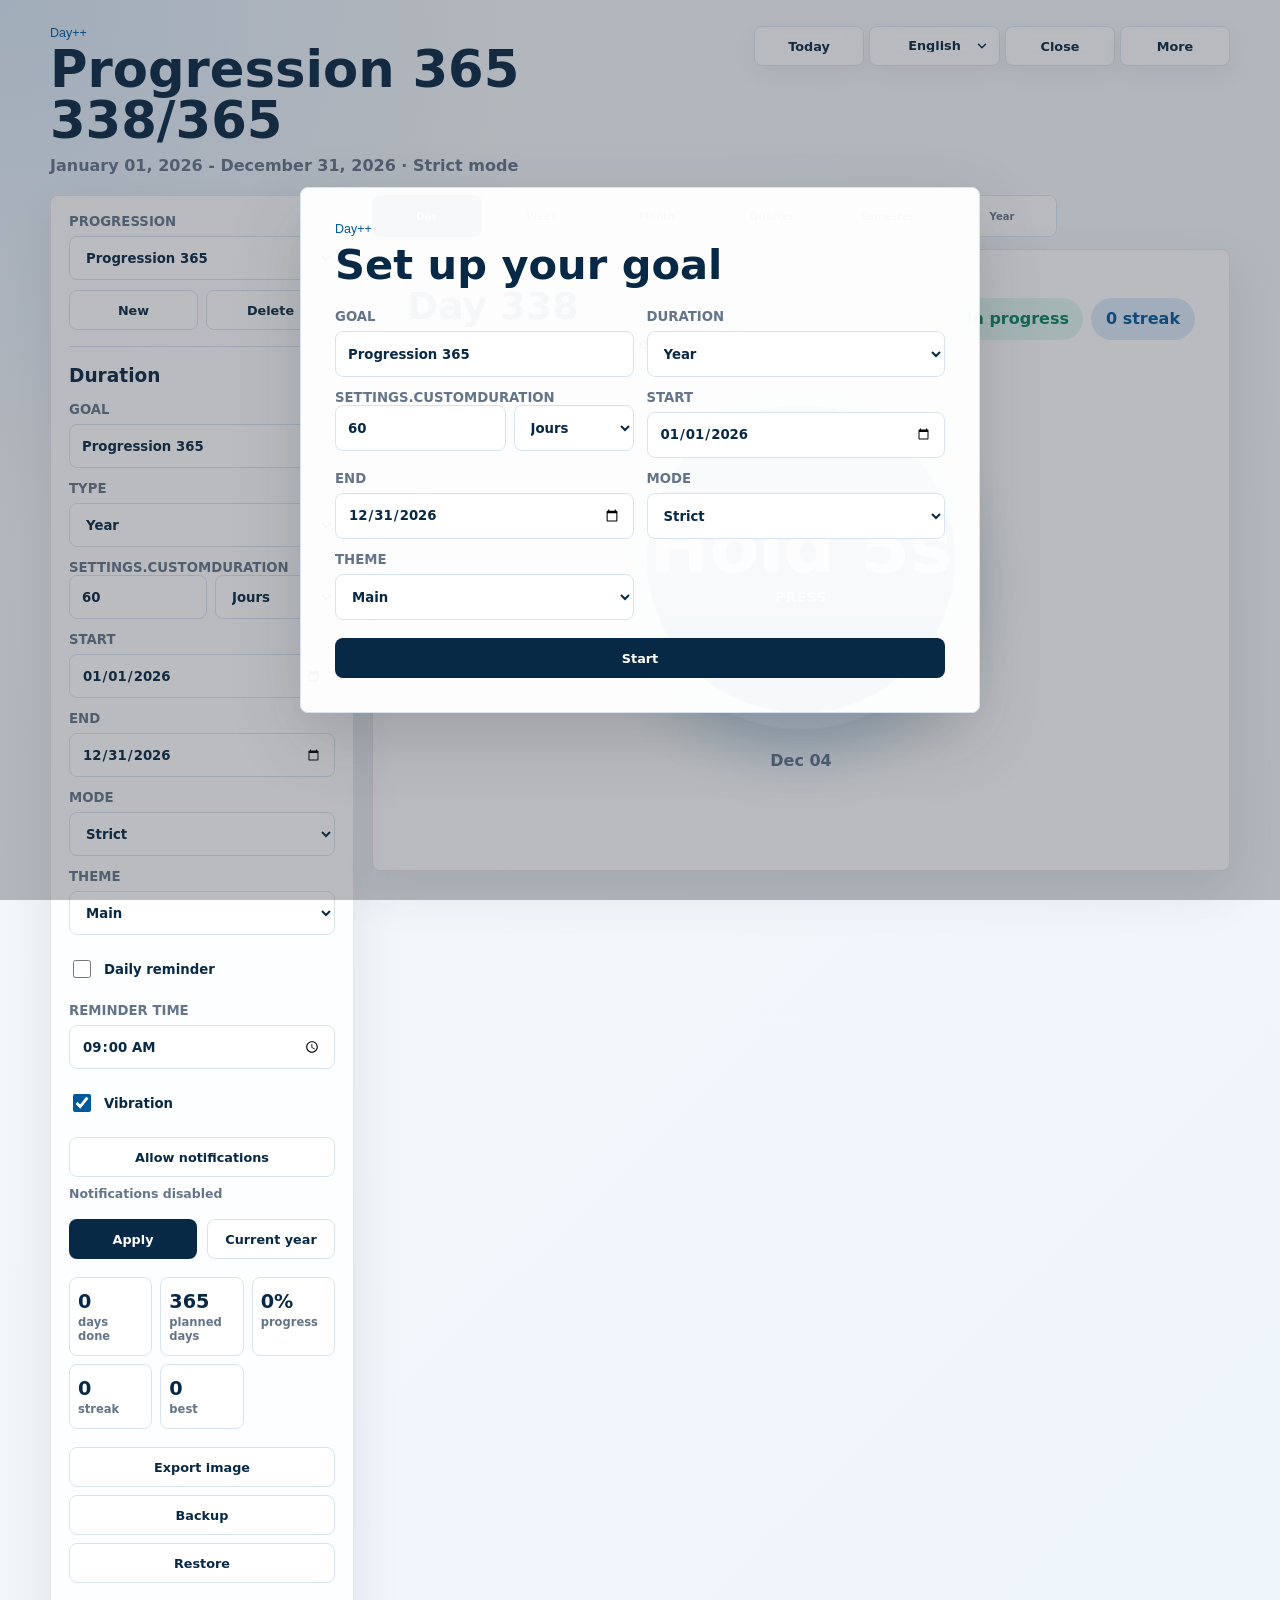
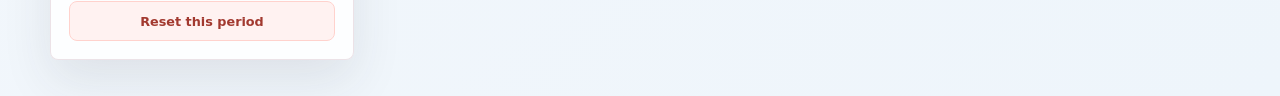
<file: index.html>
<!doctype html>
<html lang="fr">
  <head>
    <meta charset="utf-8" />
    <meta name="viewport" content="width=device-width, initial-scale=1" />
    <meta name="theme-color" content="#004482" />
    <meta
      id="metaDescription"
      name="description"
      content="Day++ transforme un objectif long en progression quotidienne, hebdomadaire et annuelle."
    />
    <meta name="mobile-web-app-capable" content="yes" />
    <meta name="apple-mobile-web-app-capable" content="yes" />
    <meta name="apple-mobile-web-app-title" content="Day++" />
    <meta name="apple-mobile-web-app-status-bar-style" content="default" />
    <title>Day++</title>
    <script async src="https://www.googletagmanager.com/gtag/js?id=G-19ZNNEVK2R"></script>
    <script>
      window.dataLayer = window.dataLayer || [];
      function gtag() {
        dataLayer.push(arguments);
      }
      gtag("js", new Date());
      gtag("config", "G-19ZNNEVK2R");
    </script>
    <link rel="manifest" href="manifest.webmanifest" />
    <link rel="icon" type="image/png" sizes="192x192" href="icons/day-plus-plus-192.png" />
    <link rel="apple-touch-icon" href="icons/day-plus-plus-192.png" />
    <link rel="stylesheet" href="styles.css" />
    <style>
      .custom-duration-row {
        display: grid;
        grid-template-columns: 1fr 120px;
        gap: 8px;
      }

      .settings-form .custom-duration-row input,
      .settings-form .custom-duration-row select {
        width: 100%;
      }

      #customDurationRow,
      #onboardingCustomDurationRow {
        display: block;
      }
    </style>
  </head>
  <body>
    <canvas id="confettiCanvas" aria-hidden="true"></canvas>

    <div class="app-shell">
      <header class="topbar">
        <div class="title-block">
          <p class="eyebrow">Day++</p>
          <h1 id="periodTitle">Progression 365</h1>
          <p id="periodSubtitle" class="subtitle"></p>
        </div>
        <div class="top-actions">
          <button id="todayBtn" class="soft-button" type="button">
            <span data-i18n="action.today">Aujourd'hui</span>
          </button>
          <select id="languageSelect" class="language-select" aria-label="Langue">
            <option value="fr">Français</option>
            <option value="en">English</option>
          </select>
          <button
            id="settingsToggle"
            class="soft-button"
            type="button"
            aria-expanded="false"
            aria-controls="settingsPanel"
          >
            <span data-i18n="action.settings">Réglages</span>
          </button>
          <div class="more-actions">
            <button
              id="moreActionsBtn"
              class="soft-button menu-trigger"
              type="button"
              aria-expanded="false"
              aria-haspopup="menu"
              aria-controls="actionsMenu"
            >
              <span data-i18n="action.more">Plus</span>
            </button>
            <div id="actionsMenu" class="actions-menu" role="menu" hidden>
              <span id="offlineBadge" class="status-badge" hidden data-i18n="status.offline">Hors ligne</span>
              <button id="updateBtn" class="soft-button update-button" type="button" role="menuitem" hidden>
                <span data-i18n="action.update">Mettre à jour</span>
              </button>
              <button id="installBtn" class="soft-button install-button" type="button" role="menuitem" hidden>
                <span data-i18n="action.install">Installer</span>
              </button>
              <a id="guideLink" class="soft-button guide-button" href="guide.html" role="menuitem" data-i18n="action.guide">Guide</a>
              <button id="exportImageBtn" class="soft-button" type="button" role="menuitem">
                <span data-i18n="action.export">Exporter</span>
              </button>
            </div>
          </div>
        </div>
      </header>

      <main class="layout">
        <aside
          id="settingsPanel"
          class="settings-panel"
          aria-label="Réglages de la progression"
          data-i18n-aria-label="aria.settings"
        >
          <div class="progression-switcher">
            <label>
              <span data-i18n="settings.progression">Progression</span>
              <select id="progressSelect"></select>
            </label>
            <div class="progression-actions">
              <button id="newProgressBtn" class="ghost-button" type="button">
                <span data-i18n="action.new">Nouvelle</span>
              </button>
              <button id="deleteProgressBtn" class="ghost-button" type="button">
                <span data-i18n="action.delete">Supprimer</span>
              </button>
            </div>
          </div>
          <h2 data-i18n="settings.durationTitle">Durée</h2>
          <form id="settingsForm" class="settings-form">
            <label>
              <span data-i18n="settings.goal">Objectif</span>
              <input id="goalTitle" name="goalTitle" type="text" maxlength="42" />
            </label>
            <label>
              <span data-i18n="settings.type">Type</span>
              <select id="durationType" name="durationType">
                <option value="year" data-i18n="duration.year">Année</option>
                <option value="semester" data-i18n="duration.semester">Semestre</option>
                <option value="quarter" data-i18n="duration.quarter">Trimestre</option>
                <option value="month" data-i18n="duration.month">Mois</option>
                <option value="week" data-i18n="duration.week">Semaine</option>
                <option value="custom" data-i18n="duration.custom">Personnalisé</option>
              </select>
            </label>
            <label id="customDurationRow" hidden>
              <span data-i18n="settings.customDuration">Durée personnalisée</span>
              <div class="custom-duration-row">
                <input
                  id="customDurationValue"
                  name="customDurationValue"
                  type="number"
                  min="1"
                  max="366"
                  step="1"
                  value="60"
                />
                <select id="customDurationUnit" name="customDurationUnit">
                  <option value="days">Jours</option>
                  <option value="months">Mois</option>
                </select>
              </div>
            </label>
            <label>
              <span data-i18n="settings.start">Début</span>
              <input id="startDate" name="startDate" type="date" />
            </label>
            <label>
              <span data-i18n="settings.end">Fin</span>
              <input id="endDate" name="endDate" type="date" />
            </label>
            <label>
              <span data-i18n="settings.mode">Mode</span>
              <select id="progressMode" name="progressMode">
                <option value="strict" data-i18n="mode.strict">Strict</option>
                <option value="flexible" data-i18n="mode.flexible">Souple</option>
              </select>
            </label>
            <label>
              <span data-i18n="settings.theme">Thème</span>
              <select id="themeSelect" name="themeSelect">
                <option value="primary" data-i18n="theme.primary">Principal</option>
                <option value="pink" data-i18n="theme.pink">Rose</option>
                <option value="green" data-i18n="theme.green">Vert</option>
                <option value="blue" data-i18n="theme.blue">Bleu</option>
                <option value="dark" data-i18n="theme.dark">Noir</option>
                <option value="sunset" data-i18n="theme.sunset">Sunset</option>
              </select>
            </label>
            <label class="toggle-label">
              <input id="notificationToggle" name="notificationToggle" type="checkbox" />
              <span data-i18n="settings.dailyReminder">Rappel quotidien</span>
            </label>
            <label>
              <span data-i18n="settings.reminderTime">Heure du rappel</span>
              <input id="notificationTime" name="notificationTime" type="time" value="09:00" />
            </label>
            <label class="toggle-label">
              <input id="vibrationToggle" name="vibrationToggle" type="checkbox" />
              <span data-i18n="settings.vibration">Vibration</span>
            </label>
            <button id="notificationPermissionBtn" class="ghost-button" type="button">
              <span data-i18n="action.allowNotifications">Autoriser les notifications</span>
            </button>
            <p id="notificationStatus" class="settings-note" data-i18n="notification.disabled">
              Notifications désactivées
            </p>
            <div class="form-actions">
              <button class="primary-button" type="submit">
                <span data-i18n="action.apply">Appliquer</span>
              </button>
              <button id="currentYearBtn" class="ghost-button" type="button">
                <span data-i18n="action.currentYear">Année actuelle</span>
              </button>
            </div>
          </form>

          <div class="metric-list" aria-label="Résumé" data-i18n-aria-label="aria.summary">
            <div class="metric">
              <span class="metric-value" id="metricDone">0</span>
              <span class="metric-label" data-i18n="metric.done">jours faits</span>
            </div>
            <div class="metric">
              <span class="metric-value" id="metricTotal">365</span>
              <span class="metric-label" data-i18n="metric.total">jours prévus</span>
            </div>
            <div class="metric">
              <span class="metric-value" id="metricPercent">0%</span>
              <span class="metric-label" data-i18n="metric.progress">avancée</span>
            </div>
            <div class="metric">
              <span class="metric-value" id="metricStreak">0</span>
              <span class="metric-label" data-i18n="metric.streak">streak</span>
            </div>
            <div class="metric">
              <span class="metric-value" id="metricBestStreak">0</span>
              <span class="metric-label" data-i18n="metric.record">record</span>
            </div>
          </div>

          <div class="tool-stack" aria-label="Outils" data-i18n-aria-label="aria.tools">
            <button id="settingsExportImageBtn" class="ghost-button" type="button">
              <span data-i18n="action.exportImage">Exporter l'image</span>
            </button>
            <button id="backupBtn" class="ghost-button" type="button">
              <span data-i18n="action.backup">Sauvegarder</span>
            </button>
            <button id="restoreBtn" class="ghost-button" type="button">
              <span data-i18n="action.restore">Restaurer</span>
            </button>
            <input id="restoreInput" type="file" accept="application/json" hidden />
          </div>

          <button id="resetProgressBtn" class="danger-button" type="button">
            <span data-i18n="action.reset">Réinitialiser cette durée</span>
          </button>
        </aside>

        <section class="workspace">
          <nav id="viewTabs" class="view-tabs" aria-label="Vues de progression" data-i18n-aria-label="aria.views">
            <button type="button" data-view="day" data-i18n="view.day">Jour</button>
            <button type="button" data-view="week" data-i18n="view.week">Semaine</button>
            <button type="button" data-view="month" data-i18n="view.month">Mois</button>
            <button type="button" data-view="quarter" data-i18n="view.quarter">Trimestre</button>
            <button type="button" data-view="semester" data-i18n="view.semester">Semestre</button>
            <button type="button" data-view="year" data-i18n="view.year">Année</button>
          </nav>

          <section id="viewHost" class="view-host" aria-live="polite"></section>
        </section>
      </main>
    </div>

    <div id="onboardingModal" class="onboarding-modal" role="dialog" aria-modal="true" aria-labelledby="onboardingTitle">
      <form id="onboardingForm" class="onboarding-card">
        <p class="eyebrow">Day++</p>
        <h2 id="onboardingTitle" data-i18n="onboarding.title">Configurer l'objectif</h2>
        <div class="onboarding-grid">
          <label>
            <span data-i18n="settings.goal">Objectif</span>
            <input id="onboardingGoalTitle" type="text" maxlength="42" value="Progression 365" />
          </label>
          <label>
            <span data-i18n="settings.durationTitle">Durée</span>
            <select id="onboardingDuration">
              <option value="year" data-i18n="duration.year">Année</option>
              <option value="semester" data-i18n="duration.semester">Semestre</option>
              <option value="quarter" data-i18n="duration.quarter">Trimestre</option>
              <option value="month" data-i18n="duration.month">Mois</option>
              <option value="week" data-i18n="duration.week">Semaine</option>
              <option value="custom" data-i18n="duration.custom">Personnalisé</option>
            </select>
          </label>
          <label id="onboardingCustomDurationRow" hidden>
            <span data-i18n="settings.customDuration">Durée personnalisée</span>
            <div class="custom-duration-row">
              <input id="onboardingCustomDurationValue" type="number" min="1" max="366" step="1" value="60" />
              <select id="onboardingCustomDurationUnit">
                <option value="days">Jours</option>
                <option value="months">Mois</option>
              </select>
            </div>
          </label>
          <label>
            <span data-i18n="settings.start">Début</span>
            <input id="onboardingStart" type="date" />
          </label>
          <label>
            <span data-i18n="settings.end">Fin</span>
            <input id="onboardingEnd" type="date" />
          </label>
          <label>
            <span data-i18n="settings.mode">Mode</span>
            <select id="onboardingMode">
              <option value="strict" data-i18n="mode.strict">Strict</option>
              <option value="flexible" data-i18n="mode.flexible">Souple</option>
            </select>
          </label>
          <label>
            <span data-i18n="settings.theme">Thème</span>
            <select id="onboardingTheme">
              <option value="primary" data-i18n="theme.primary">Principal</option>
              <option value="pink" data-i18n="theme.pink">Rose</option>
              <option value="green" data-i18n="theme.green">Vert</option>
              <option value="blue" data-i18n="theme.blue">Bleu</option>
              <option value="dark" data-i18n="theme.dark">Noir</option>
              <option value="sunset" data-i18n="theme.sunset">Sunset</option>
            </select>
          </label>
        </div>
        <button class="primary-button" type="submit">
          <span data-i18n="action.start">Démarrer</span>
        </button>
      </form>
    </div>

    <script src="app.js"></script>
  </body>
</html>
</file>
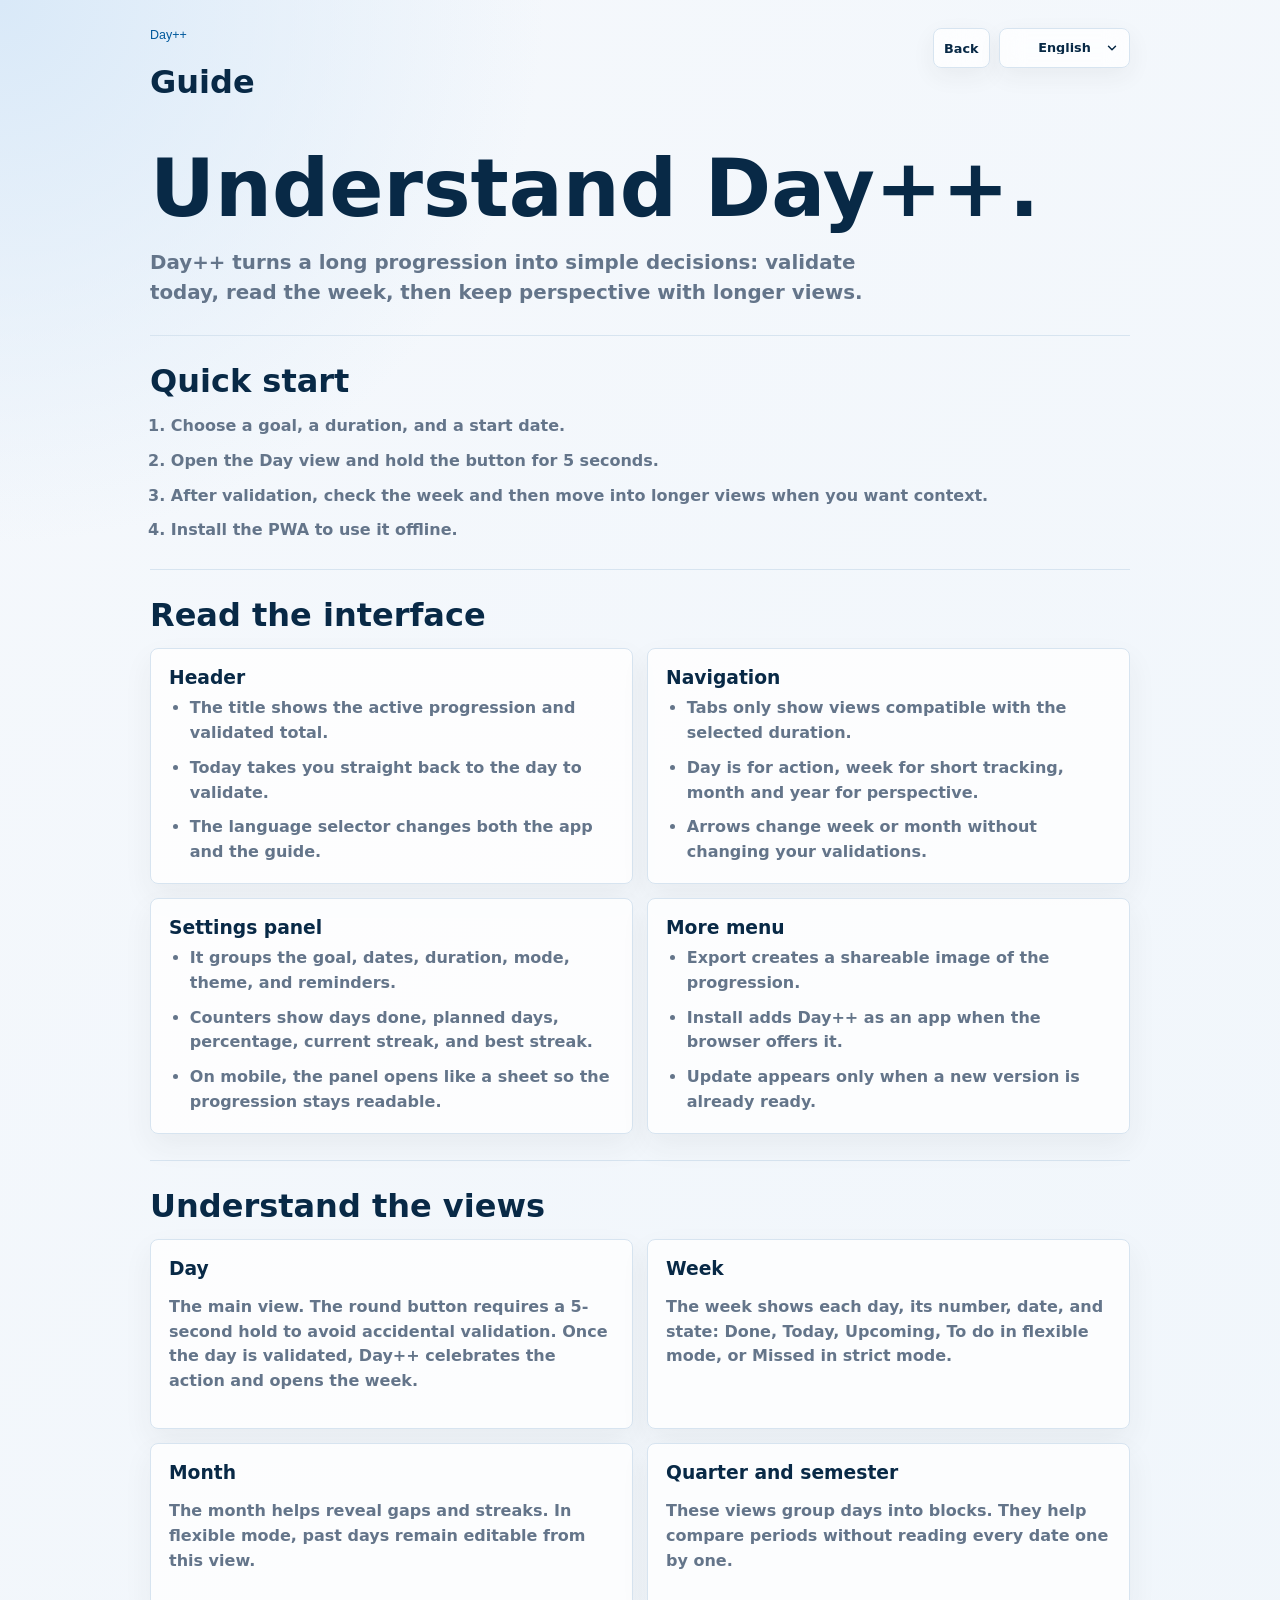
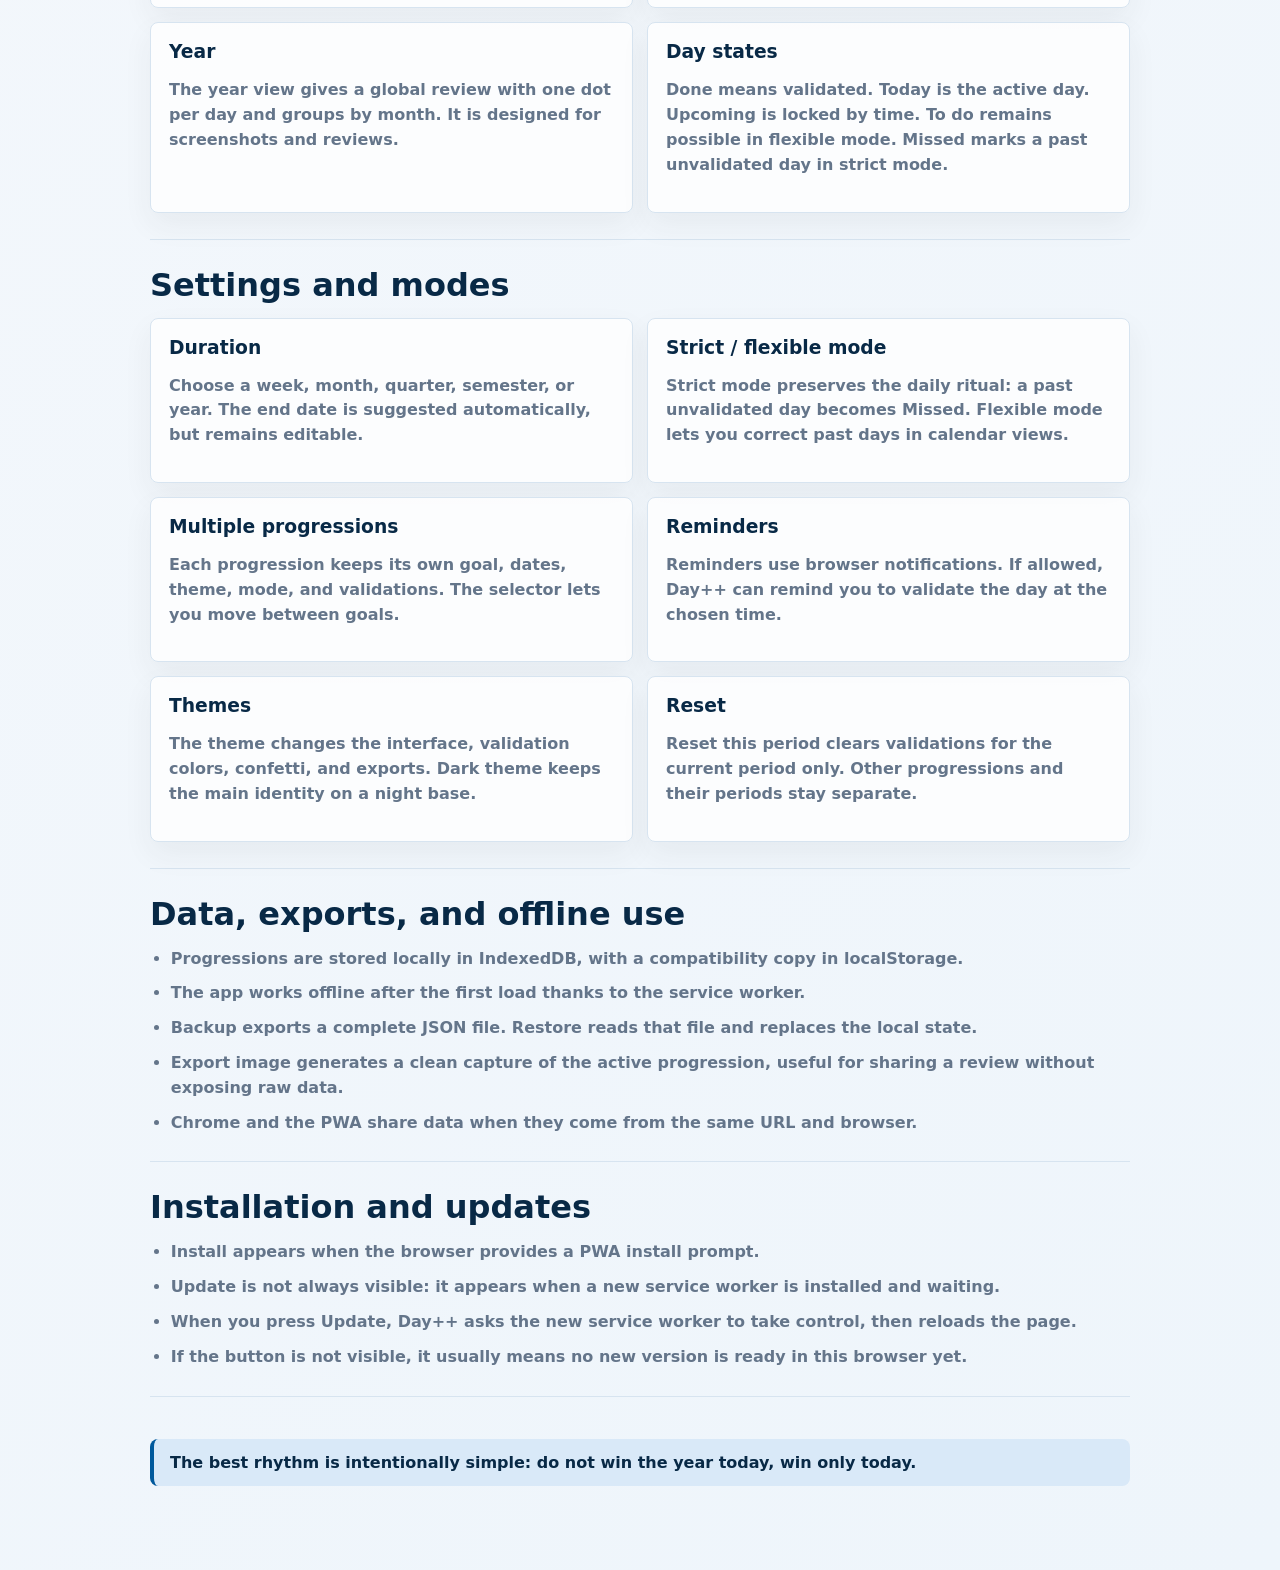
<file: guide.html>
<!doctype html>
<html lang="fr">
  <head>
    <meta charset="utf-8" />
    <meta name="viewport" content="width=device-width, initial-scale=1" />
    <meta name="theme-color" content="#004482" />
    <meta
      id="guideDescription"
      name="description"
      content="Guide d'utilisation de Day++."
    />
    <meta name="mobile-web-app-capable" content="yes" />
    <meta name="apple-mobile-web-app-capable" content="yes" />
    <meta name="apple-mobile-web-app-title" content="Day++" />
    <meta name="apple-mobile-web-app-status-bar-style" content="default" />
    <title>Guide Day++</title>
    <script
      async
      src="https://www.googletagmanager.com/gtag/js?id=G-19ZNNEVK2R"
    ></script>
    <script>
      window.dataLayer = window.dataLayer || [];
      function gtag() {
        dataLayer.push(arguments);
      }
      gtag("js", new Date());
      gtag("config", "G-19ZNNEVK2R");
    </script>
    <link rel="manifest" href="manifest.webmanifest" />
    <link
      rel="icon"
      type="image/png"
      sizes="192x192"
      href="icons/day-plus-plus-192.png"
    />
    <link rel="apple-touch-icon" href="icons/day-plus-plus-192.png" />
    <link rel="stylesheet" href="styles.css" />
  </head>
  <body>
    <main class="guide-shell">
      <header class="guide-topbar">
        <div>
          <p class="eyebrow">Day++</p>
          <h1 data-i18n="guide.title">Guide</h1>
        </div>
        <div class="guide-actions">
          <a id="backToApp" class="soft-button" href="index.html" data-i18n="guide.back">Retour à l'app</a>
          <select id="guideLanguageSelect" class="language-select" aria-label="Langue">
            <option value="fr">Français</option>
            <option value="en">English</option>
          </select>
        </div>
      </header>

      <section class="guide-hero">
        <h1 data-i18n="guide.heroTitle">Comprendre Day++.</h1>
        <p data-i18n="guide.heroText">
          Day++ transforme une progression longue en décisions simples : valider aujourd'hui, lire la semaine, puis garder du recul avec les vues longues.
        </p>
      </section>

      <section class="guide-section">
        <h2 data-i18n="guide.quickStartTitle">Démarrage rapide</h2>
        <ol>
          <li data-i18n="guide.quickStart1">Choisis un objectif, une durée et une date de début.</li>
          <li data-i18n="guide.quickStart2">Ouvre la vue Jour et maintiens le bouton pendant 5 secondes.</li>
          <li data-i18n="guide.quickStart3">Après validation, consulte la semaine puis navigue vers les vues plus longues.</li>
          <li data-i18n="guide.quickStart4">Installe la PWA pour l'utiliser hors ligne.</li>
        </ol>
      </section>

      <section class="guide-section">
        <h2 data-i18n="guide.interfaceTitle">Lire l'interface</h2>
        <div class="guide-grid">
          <article class="guide-card">
            <h3 data-i18n="guide.headerTitle">En-tête</h3>
            <ul>
              <li data-i18n="guide.header1">Le titre affiche la progression active et le total validé.</li>
              <li data-i18n="guide.header2">Aujourd'hui ramène directement à la journée à valider.</li>
              <li data-i18n="guide.header3">Le sélecteur de langue change l'app et le guide.</li>
            </ul>
          </article>
          <article class="guide-card">
            <h3 data-i18n="guide.navTitle">Navigation</h3>
            <ul>
              <li data-i18n="guide.nav1">Les onglets affichent seulement les vues compatibles avec la durée choisie.</li>
              <li data-i18n="guide.nav2">Jour sert à l'action, semaine au suivi court, mois et année au recul.</li>
              <li data-i18n="guide.nav3">Les flèches changent de semaine ou de mois sans modifier tes validations.</li>
            </ul>
          </article>
          <article class="guide-card">
            <h3 data-i18n="guide.settingsPanelTitle">Panneau Réglages</h3>
            <ul>
              <li data-i18n="guide.settingsPanel1">Il regroupe objectif, dates, durée, mode, thème et rappels.</li>
              <li data-i18n="guide.settingsPanel2">Les compteurs indiquent les jours faits, prévus, le pourcentage, la série actuelle et le record.</li>
              <li data-i18n="guide.settingsPanel3">Sur mobile, le panneau s'ouvre comme une feuille pour garder la progression lisible.</li>
            </ul>
          </article>
          <article class="guide-card">
            <h3 data-i18n="guide.moreTitle">Menu Plus</h3>
            <ul>
              <li data-i18n="guide.more1">Exporter crée une image partageable de la progression.</li>
              <li data-i18n="guide.more2">Installer ajoute Day++ comme application si le navigateur le propose.</li>
              <li data-i18n="guide.more3">Mettre à jour apparaît uniquement quand une nouvelle version est déjà prête.</li>
            </ul>
          </article>
        </div>
      </section>

      <section class="guide-section">
        <h2 data-i18n="guide.viewsTitle">Comprendre les vues</h2>
        <div class="guide-grid">
          <article class="guide-card">
            <h3 data-i18n="guide.dayTitle">Jour</h3>
            <p data-i18n="guide.dayText">La vue principale. Le bouton rond demande un maintien de 5 secondes pour éviter les validations accidentelles. Une fois le jour validé, Day++ célèbre l'action puis ouvre la semaine.</p>
          </article>
          <article class="guide-card">
            <h3 data-i18n="guide.weekTitle">Semaine</h3>
            <p data-i18n="guide.weekText">La semaine montre chaque jour, son numéro, sa date et son état : Fait, Aujourd'hui, À venir, À faire en mode souple, ou Manqué en mode strict.</p>
          </article>
          <article class="guide-card">
            <h3 data-i18n="guide.monthTitle">Mois</h3>
            <p data-i18n="guide.monthText">Le mois sert à repérer les trous et les séries. En mode souple, les jours passés restent modifiables depuis cette vue.</p>
          </article>
          <article class="guide-card">
            <h3 data-i18n="guide.groupsTitle">Trimestre et semestre</h3>
            <p data-i18n="guide.groupsText">Ces vues regroupent les jours par blocs. Elles sont utiles pour comparer les périodes sans lire chaque date une par une.</p>
          </article>
          <article class="guide-card">
            <h3 data-i18n="guide.yearTitle">Année</h3>
            <p data-i18n="guide.yearText">La vue annuelle donne le bilan global avec des points par jour et des groupes par mois. Elle est pensée pour les captures d'écran et les bilans.</p>
          </article>
          <article class="guide-card">
            <h3 data-i18n="guide.statusTitle">États des jours</h3>
            <p data-i18n="guide.statusText">Fait signifie validé. Aujourd'hui est le jour actif. À venir est verrouillé par le temps. À faire reste possible en mode souple. Manqué signale un jour passé non validé en mode strict.</p>
          </article>
        </div>
      </section>

      <section class="guide-section">
        <h2 data-i18n="guide.settingsTitle">Réglages et modes</h2>
        <div class="guide-grid">
          <article class="guide-card">
            <h3 data-i18n="guide.durationTitle">Durée</h3>
            <p data-i18n="guide.durationText">Tu peux choisir une semaine, un mois, un trimestre, un semestre ou une année. La date de fin est proposée automatiquement, mais reste modifiable.</p>
          </article>
          <article class="guide-card">
            <h3 data-i18n="guide.modeTitle">Mode strict / souple</h3>
            <p data-i18n="guide.modeText">Le mode strict garde le rituel quotidien : un jour passé non validé devient Manqué. Le mode souple autorise les corrections des jours passés dans les vues calendrier.</p>
          </article>
          <article class="guide-card">
            <h3 data-i18n="guide.multiTitle">Plusieurs progressions</h3>
            <p data-i18n="guide.multiText">Chaque progression garde son objectif, ses dates, son thème, son mode et ses validations. Le sélecteur permet de passer d'un objectif à l'autre.</p>
          </article>
          <article class="guide-card">
            <h3 data-i18n="guide.reminderTitle">Rappels</h3>
            <p data-i18n="guide.reminderText">Les rappels utilisent les notifications du navigateur. Si elles sont autorisées, Day++ peut rappeler le jour à valider à l'heure choisie.</p>
          </article>
          <article class="guide-card">
            <h3 data-i18n="guide.themeTitle">Thèmes</h3>
            <p data-i18n="guide.themeText">Le thème change les couleurs de l'interface, des validations, des confettis et des exports. Le thème sombre reprend l'identité du thème principal avec une base nocturne.</p>
          </article>
          <article class="guide-card">
            <h3 data-i18n="guide.resetTitle">Réinitialisation</h3>
            <p data-i18n="guide.resetText">Réinitialiser cette durée efface les validations de la période courante uniquement. Les autres progressions et leurs périodes restent séparées.</p>
          </article>
        </div>
      </section>

      <section class="guide-section">
        <h2 data-i18n="guide.dataTitle">Données, exports et hors ligne</h2>
        <ul>
          <li data-i18n="guide.data1">Les progressions sont stockées localement dans IndexedDB, avec une copie de compatibilité dans localStorage.</li>
          <li data-i18n="guide.data2">L'app fonctionne hors ligne après le premier chargement grâce au service worker.</li>
          <li data-i18n="guide.data3">Sauvegarder exporte un fichier JSON complet. Restaurer relit ce fichier et remplace l'état local.</li>
          <li data-i18n="guide.data4">Exporter l'image génère une capture propre de la progression active, utile pour partager un bilan sans exposer les données brutes.</li>
          <li data-i18n="guide.data5">Chrome et la PWA partagent les données si elles viennent de la même URL et du même navigateur.</li>
        </ul>
      </section>

      <section class="guide-section">
        <h2 data-i18n="guide.updateTitle">Installation et mises à jour</h2>
        <ul>
          <li data-i18n="guide.update1">Installer apparaît quand le navigateur fournit une invitation PWA.</li>
          <li data-i18n="guide.update2">Mettre à jour n'apparaît pas en permanence : il devient visible quand un nouveau service worker est installé en attente.</li>
          <li data-i18n="guide.update3">Quand tu appuies sur Mettre à jour, Day++ demande au nouveau service worker de prendre la main, puis recharge la page.</li>
          <li data-i18n="guide.update4">Si le bouton n'est pas visible, cela signifie généralement qu'aucune nouvelle version n'est encore prête dans ce navigateur.</li>
        </ul>
      </section>

      <section class="guide-section">
        <p class="guide-note" data-i18n="guide.note">
          Le meilleur rythme est volontairement simple : ne gagne pas l'année aujourd'hui, gagne seulement aujourd'hui.
        </p>
      </section>
    </main>

    <script src="guide.js"></script>
  </body>
</html>
</file>
<file: styles.css>
:root {
  --bg: #f5f8fc;
  --bg-2: #eef5fb;
  --surface: #ffffff;
  --surface-strong: #eef5fb;
  --ink: #082946;
  --muted: #64758a;
  --line: #d7e4f0;
  --accent: #00599c;
  --accent-soft: #d9e9f8;
  --accent-mid: #659ad2;
  --done: #008a78;
  --done-soft: #dff5f1;
  --warn: #f5b942;
  --shadow: 0 20px 50px rgba(45, 49, 56, 0.1);
  --radius: 8px;
}

* {
  box-sizing: border-box;
  -webkit-tap-highlight-color: transparent;
}

html {
  min-height: 100%;
}

body {
  min-height: 100vh;
  margin: 0;
  background:
    radial-gradient(circle at top left, var(--accent-soft), transparent 34rem),
    linear-gradient(135deg, var(--bg) 0%, var(--bg-2, #f6fbf8) 100%);
  color: var(--ink);
  font-family:
    Inter,
    ui-sans-serif,
    system-ui,
    -apple-system,
    BlinkMacSystemFont,
    "Segoe UI",
    sans-serif;
  letter-spacing: 0;
}

body[data-theme="dark"] {
  background:
    linear-gradient(135deg, #0c1118 0%, #121b26 56%, #0f2230 100%);
}

body::after {
  content: "";
  position: fixed;
  inset: 0;
  background: rgba(8, 41, 70, 0.4);
  backdrop-filter: blur(4px);
  -webkit-backdrop-filter: blur(4px);
  z-index: 90;
  opacity: 0;
  pointer-events: none;
  visibility: hidden;
  transition: opacity 0.3s ease, visibility 0.3s;
}

button,
input,
select {
  font: inherit;
}

button {
  cursor: pointer;
}

button:disabled {
  cursor: default;
}

#confettiCanvas {
  position: fixed;
  inset: 0;
  z-index: 30;
  pointer-events: none;
}

.app-shell {
  width: min(1180px, calc(100% - 32px));
  margin: 0 auto;
  padding: 26px 0 36px;
}

.topbar {
  display: flex;
  align-items: flex-start;
  justify-content: space-between;
  gap: 20px;
  flex-wrap: wrap;
  margin-bottom: 20px;
}

.title-block {
  min-width: 0;
  flex: 1 1 min(320px, 60%);
}

.top-actions {
  display: flex;
  align-items: center;
  flex-wrap: wrap;
  justify-content: flex-end;
  gap: 10px;
}

.top-actions button,
.top-actions select {
  flex: 0 1 auto;
  min-width: 110px;
}

.eyebrow {
  margin: 0 0 4px;
  color: var(--accent);
  font-size: 0.78rem;
  font-family: Verdana, Geneva, Tahoma, sans-serif;
}

.topbar h1 {
  margin: 0;
  font-size: clamp(2rem, 4vw, 3.7rem);
  line-height: 1;
  letter-spacing: 0;
}

.subtitle {
  margin: 10px 0 0;
  color: var(--muted);
  font-weight: 650;
}

.top-actions {
  display: flex;
  align-items: center;
  flex-wrap: nowrap;
  justify-content: flex-end;
  gap: 5px;
}

.soft-button,
.ghost-button,
.primary-button,
.danger-button {
  display: inline-flex;
  align-items: center;
  justify-content: center;
  min-height: 40px;
  border: 1px solid transparent;
  border-radius: var(--radius);
  padding: 0 10px;
  color: var(--ink);
  font-weight: 760;
  font-size: 0.8rem;
  text-decoration: none;
  transition: transform 0.1s cubic-bezier(0.16, 1, 0.3, 1), background-color 0.15s ease, border-color 0.15s ease, box-shadow 0.15s ease;
  will-change: transform;
}

.soft-button:active,
.ghost-button:active,
.primary-button:active,
.danger-button:active,
.language-select:active,
.round-nav:active {
  transform: scale(0.97);
}

.soft-button {
  background: rgba(255, 255, 255, 0.76);
  backdrop-filter: blur(12px);
  -webkit-backdrop-filter: blur(12px);
  border-color: var(--line);
  box-shadow: 0 8px 24px rgba(45, 49, 56, 0.06);
}

.soft-button:hover,
.ghost-button:hover,
.round-nav:hover {
  background-color: rgba(255, 255, 255, 0.9);
}

body[data-theme="dark"] .soft-button:hover,
body[data-theme="dark"] .ghost-button:hover {
  background-color: #1e222e !important;
}

.status-badge {
  display: inline-flex;
  align-items: center;
  justify-content: center;
  min-height: 42px;
  border: 1px solid rgba(0, 89, 156, 0.2);
  border-radius: var(--radius);
  background: var(--accent-soft);
  color: var(--accent);
  padding: 0 13px;
  font-size: 0.88rem;
  font-weight: 850;
  box-shadow: 0 8px 24px rgba(45, 49, 56, 0.06);
}

.status-badge[hidden],
.update-button[hidden],
.install-button[hidden] {
  display: none;
}

.update-button {
  background: var(--accent);
  border-color: var(--accent);
  color: #fff;
}

.install-button {
  border-color: rgba(0, 89, 156, 0.24);
}

.more-actions {
  position: relative;
}

.menu-trigger {
  min-width: 74px;
}

.actions-menu {
  position: absolute;
  top: calc(100% + 10px);
  right: 0;
  z-index: 20;
  display: grid;
  min-width: 220px;
  gap: 6px;
  border: 1px solid var(--line);
  border-radius: var(--radius);
  background: rgba(255, 255, 255, 0.92);
  backdrop-filter: blur(16px);
  -webkit-backdrop-filter: blur(16px);
  padding: 8px;
  box-shadow: var(--shadow);
}

.actions-menu[hidden] {
  display: none;
}

.actions-menu::before {
  content: "";
  position: absolute;
  top: -6px;
  right: 20px;
  width: 12px;
  height: 12px;
  border-left: 1px solid var(--line);
  border-top: 1px solid var(--line);
  background: rgba(255, 255, 255, 0.96);
  transform: rotate(45deg);
}

.actions-menu .soft-button,
.actions-menu .status-badge {
  width: 100%;
  justify-content: flex-start;
  box-shadow: none;
}

.actions-menu .update-button {
  background: var(--accent);
  color: #fff;
}

.actions-menu .status-badge {
  min-height: 38px;
}

.language-select {
  display: inline-flex;
  min-height: 40px;
  border: 1px solid var(--line);
  border-radius: var(--radius);
  background-color: rgba(255, 255, 255, 0.76);
  backdrop-filter: blur(12px);
  -webkit-backdrop-filter: blur(12px);
  color: var(--ink);
  padding: 0 34px;
  font-weight: 760;
  font-size: 0.8rem;
  line-height: 1;
  text-align: center;
  text-align-last: center;
  box-shadow: 0 8px 24px rgba(45, 49, 56, 0.06);
  cursor: pointer;
  appearance: none;
  -webkit-appearance: none;
  -moz-appearance: none;
  background-image: url("data:image/svg+xml;charset=utf-8,%3Csvg xmlns='http://www.w3.org/2000/svg' viewBox='0 0 24 24' fill='none' stroke='%23082946' stroke-width='2.5' stroke-linecap='round' stroke-linejoin='round'%3E%3Cpolyline points='6 9 12 15 18 9'/%3E%3C/svg%3E");
  background-repeat: no-repeat;
  background-position: right 10px center;
  background-size: 14px 14px;
}

.ghost-button {
  background: #fff;
  border-color: var(--line);
}

.primary-button {
  background: var(--ink);
  color: #fff;
}

.danger-button {
  width: 100%;
  margin-top: 18px;
  background: #fff2f1;
  border-color: #ffd2cd;
  color: #a2392f;
}

.layout {
  display: grid;
  grid-template-columns: auto minmax(0, 1fr);
  gap: 18px;
  align-items: start;
}

.view-host {
  background: rgba(255, 255, 255, 0.84);
  border: 1px solid rgba(234, 223, 229, 0.9);
  border-radius: var(--radius);
  box-shadow: var(--shadow);
}

.settings-panel {
  background: rgba(255, 255, 255, 0.84);
  border: 1px solid transparent;
  border-radius: var(--radius);
  box-shadow: var(--shadow);
  display: block;
  position: sticky;
  top: 18px;
  width: 0;
  margin-right: -18px;
  padding: 18px 0;
  opacity: 0;
  transform: translateX(-20px);
  pointer-events: none;
  visibility: hidden;
  overflow: hidden;
  transition: 
    width 0.3s cubic-bezier(0.16, 1, 0.3, 1),
    margin-right 0.3s cubic-bezier(0.16, 1, 0.3, 1),
    padding 0.3s ease,
    border-color 0.25s ease,
    transform 0.3s cubic-bezier(0.16, 1, 0.3, 1),
    opacity 0.25s ease,
    visibility 0.3s;
}

body.settings-open .settings-panel {
  width: 304px;
  margin-right: 0;
  padding: 18px;
  border-color: rgba(234, 223, 229, 0.9);
  opacity: 1;
  transform: translateX(0);
  pointer-events: auto;
  visibility: visible;
}

.settings-panel h2 {
  margin: 0 0 16px;
  font-size: 1.16rem;
}

.progression-switcher {
  display: grid;
  gap: 10px;
  margin-bottom: 18px;
  border-bottom: 1px solid var(--line);
  padding-bottom: 16px;
}

.progression-switcher label {
  display: grid;
  gap: 7px;
  color: var(--muted);
  font-size: 0.83rem;
  font-weight: 800;
  text-transform: uppercase;
}

.progression-actions {
  display: grid;
  grid-template-columns: 1fr 1fr;
  gap: 8px;
}

.progression-actions .ghost-button {
  min-width: 0;
  padding: 0 10px;
}

.settings-form {
  display: grid;
  gap: 13px;
}

.settings-form label {
  display: grid;
  gap: 7px;
  color: var(--muted);
  font-size: 0.83rem;
  font-weight: 800;
  text-transform: uppercase;
}

.settings-form input,
.settings-form select,
.progression-switcher select {
  width: 100%;
  height: 44px;
  border: 1px solid var(--line);
  border-radius: var(--radius);
  background: #fff;
  color: var(--ink);
  padding: 0 12px;
  font-weight: 700;
}

.settings-form input[type="checkbox"] {
  width: 18px;
  height: 18px;
  padding: 0;
  accent-color: var(--accent);
}

.settings-form .toggle-label {
  display: flex;
  align-items: center;
  gap: 10px;
  min-height: 42px;
  text-transform: none;
}

.settings-form .toggle-label span {
  color: var(--ink);
}

.settings-note {
  margin: -4px 0 0;
  color: var(--muted);
  font-size: 0.78rem;
  font-weight: 760;
  line-height: 1.35;
}

.form-actions {
  display: grid;
  grid-template-columns: 1fr 1fr;
  gap: 10px;
  margin-top: 3px;
}

.metric-list {
  display: grid;
  grid-template-columns: repeat(auto-fit, minmax(82px, 1fr));
  gap: 8px;
  margin-top: 18px;
}

.metric {
  min-width: 0;
  border: 1px solid var(--line);
  border-radius: var(--radius);
  background: #fff;
  padding: 12px 8px;
}

.tool-stack {
  display: grid;
  grid-template-columns: 1fr;
  gap: 8px;
  margin-top: 18px;
}

.tool-stack .ghost-button {
  width: 100%;
}

.metric-value,
.metric-label {
  display: block;
}

.metric-value {
  font-size: 1.2rem;
  font-weight: 860;
}

.metric-label {
  margin-top: 2px;
  color: var(--muted);
  font-size: 0.72rem;
  font-weight: 750;
}

.workspace {
  min-width: 0;
}

.view-tabs {
  display: flex;
  gap: 5px;
  overflow-x: auto;
  padding: 0 0 12px;
  scrollbar-width: none;
  flex-wrap: wrap;
}

.view-tabs button {
  flex: 1 1 min(120px, 20%);
  min-width: 110px;
  white-space: nowrap;
}

.view-tabs::-webkit-scrollbar {
  display: none;
}

.view-tabs button {
  flex: 0 0 auto;
  min-height: 42px;
  border: 1px solid var(--line);
  border-radius: var(--radius);
  background: rgba(255, 255, 255, 0.84);
  color: var(--muted);
  padding: 0 10px;
  font-weight: 830;
  font-size: 10px;
}

.view-tabs button[hidden] {
  display: none;
}

.view-tabs button.is-active {
  border-color: color-mix(in srgb, var(--accent) 42%, transparent);
  background: var(--accent);
  color: #fff;
}

.view-host {
  min-height: 620px;
  overflow: hidden;
}

.view-host[data-view="year"] {
  min-height: 0;
  overflow: visible;
}

.view-panel {
  min-height: 620px;
  padding: clamp(18px, 3vw, 34px);
}

.view-host[data-view="year"] .year-panel {
  min-height: 0;
}

.section-head {
  display: flex;
  align-items: center;
  justify-content: space-between;
  gap: 16px;
  margin-bottom: 24px;
}

.section-head h2 {
  margin: 0;
  font-size: clamp(1.45rem, 3vw, 2.35rem);
  letter-spacing: 0;
}

.section-head p {
  margin: 6px 0 0;
  color: var(--muted);
  font-weight: 650;
}

.progress-pill {
  display: inline-flex;
  align-items: center;
  justify-content: center;
  min-width: 104px;
  min-height: 42px;
  border-radius: 999px;
  background: var(--done-soft);
  color: #0c8063;
  padding: 0 14px;
  font-weight: 850;
}

.pill-row {
  display: flex;
  flex-wrap: wrap;
  justify-content: flex-end;
  gap: 8px;
}

.streak-pill {
  background: var(--accent-soft);
  color: var(--accent);
}

.day-stage {
  display: grid;
  min-height: 450px;
  place-items: center;
  text-align: center;
}

.hold-area {
  display: grid;
  justify-items: center;
  gap: 22px;
}

.hold-button {
  --fill: 0%;
  position: relative;
  display: grid;
  width: clamp(220px, 42vw, 340px);
  aspect-ratio: 1;
  place-items: center;
  overflow: hidden;
  border: 0;
  border-radius: 50%;
  background: var(--accent-soft);
  color: #fff;
  box-shadow: 0 24px 58px color-mix(in srgb, var(--accent) 24%, transparent);
  isolation: isolate;
  -webkit-tap-highlight-color: transparent;
  -webkit-touch-callout: none;
  -webkit-user-select: none;
  touch-action: manipulation;
  user-select: none;
}

.hold-button * {
  -webkit-user-select: none;
  user-select: none;
}

.hold-button::before {
  content: "";
  position: absolute;
  inset: 0;
  background: conic-gradient(from 180deg,
      var(--accent) var(--fill),
      rgba(255, 255, 255, 0) 0);
  opacity: 0.82;
  z-index: -1;
}

.hold-button::after {
  content: "";
  position: absolute;
  inset: 16px;
  border-radius: 50%;
  background: linear-gradient(180deg, var(--accent-mid), var(--accent));
  z-index: -1;
}

.hold-button.is-done::after {
  background: linear-gradient(180deg, #42caa6, var(--done));
}

.hold-button span {
  display: grid;
  gap: 8px;
  color: #fff;
  font-weight: 900;
}

.hold-main {
  font-size: clamp(2.2rem, 8vw, 4.5rem);
  line-height: 0.95;
}

.hold-sub {
  font-size: 0.9rem;
  text-transform: uppercase;
}

.day-date {
  color: var(--muted);
  font-weight: 750;
}

.completion-note {
  min-height: 24px;
  color: var(--done);
  font-weight: 850;
}

.week-track {
  display: grid;
  grid-template-columns: repeat(7, minmax(0, 1fr));
  align-items: stretch;
  overflow: hidden;
  border: 1px solid var(--line);
  border-radius: var(--radius);
  background: #fff;
}

.week-day {
  position: relative;
  display: grid;
  min-height: 210px;
  grid-template-rows: 96px auto auto;
  align-content: start;
  justify-items: center;
  gap: 16px;
  padding: 26px 10px 22px;
  border-right: 1px solid var(--line);
  cursor: default;
}

.week-day:last-child {
  border-right: 0;
}

.week-day::before {
  content: "";
  position: absolute;
  top: 62px;
  left: 0;
  width: 100%;
  height: 34px;
  transform: none;
  background: var(--accent-soft);
}

.week-day:first-child::before {
  border-radius: 999px 0 0 999px;
}

.week-day:last-child::before {
  border-radius: 0 999px 999px 0;
}

.week-day.is-outside::before {
  background: #f0edf0;
}

.day-bubble {
  position: relative;
  z-index: 1;
  display: grid;
  width: 72px;
  aspect-ratio: 1;
  place-items: center;
  border: 3px solid #fff;
  border-radius: 50%;
  background: #fff;
  color: var(--muted);
  box-shadow: 0 8px 18px rgba(45, 49, 56, 0.08);
  font-weight: 900;
  align-self: center;
}

.week-day.is-complete .day-bubble,
.calendar-day.is-complete .calendar-number,
.mini-dot.is-complete,
.year-dot.is-complete {
  background: var(--accent);
  color: #fff;
}

.week-day.is-today .day-bubble,
.calendar-day.is-today .calendar-number,
.mini-dot.is-today,
.year-dot.is-today {
  border-color: var(--warn);
}

.week-label {
  position: relative;
  z-index: 1;
  margin-top: 4px;
  color: var(--muted);
  font-size: 0.82rem;
  font-weight: 800;
  text-align: center;
}

.week-name,
.week-date {
  display: block;
}

.week-name {
  text-transform: capitalize;
}

.week-status {
  position: relative;
  z-index: 1;
  border-radius: 999px;
  background: rgba(255, 255, 255, 0.78);
  padding: 5px 8px;
  color: var(--muted);
  font-size: 0.72rem;
  font-weight: 850;
}

.week-day.is-complete .week-status {
  color: #0c8063;
}

.week-day.is-today .week-status {
  color: var(--accent);
}

.week-day.is-missed .week-status {
  color: #9b4d12;
}

.week-day.is-actionable,
.calendar-day.is-actionable,
.mini-dot.is-actionable,
.year-dot.is-actionable {
  cursor: pointer;
}

.week-day.is-actionable:hover,
.calendar-day.is-actionable:hover .calendar-number {
  outline: 2px solid var(--accent-mid);
  outline-offset: 2px;
}

.nav-arrows {
  display: flex;
  align-items: center;
  gap: 8px;
}

.round-nav {
  display: grid;
  width: 42px;
  aspect-ratio: 1;
  place-items: center;
  border: 1px solid var(--line);
  border-radius: 50%;
  background: #fff;
  color: var(--muted);
  font-size: 1.6rem;
  line-height: 1;
}

.round-nav:disabled {
  opacity: 0.35;
}

.month-card {
  width: min(760px, 100%);
  margin: 0 auto;
}

.calendar-grid {
  display: grid;
  gap: 16px;
}

.weekday-row,
.calendar-week {
  display: grid;
  grid-template-columns: repeat(7, minmax(0, 1fr));
  align-items: center;
}

.weekday {
  color: #b8bbc2;
  font-size: clamp(0.82rem, 2vw, 1.2rem);
  font-weight: 800;
  text-align: center;
}

.calendar-week {
  min-height: 76px;
}

.calendar-day {
  position: relative;
  display: grid;
  min-height: 70px;
  place-items: center;
  cursor: default;
}

.calendar-day.has-day::before {
  content: "";
  position: absolute;
  top: 50%;
  left: 0;
  width: 100%;
  height: 30px;
  transform: translateY(-50%);
  background: var(--accent-soft);
}

.calendar-day.trail-start::before {
  border-radius: 999px 0 0 999px;
}

.calendar-day.trail-end::before {
  border-radius: 0 999px 999px 0;
}

.calendar-day.is-muted::before {
  background: #eee9ed;
}

.calendar-day.is-muted .calendar-number {
  background: #f3f0f2;
  border-color: #f8f6f8;
  box-shadow: none;
  color: #b7adb4;
}

.calendar-number {
  position: relative;
  z-index: 1;
  display: grid;
  width: clamp(42px, 8vw, 62px);
  aspect-ratio: 1;
  place-items: center;
  border: 3px solid #fff;
  border-radius: 50%;
  background: #fff;
  color: var(--muted);
  box-shadow: 0 8px 18px rgba(45, 49, 56, 0.07);
  font-size: clamp(1rem, 2.8vw, 1.42rem);
  font-weight: 850;
}

.group-grid {
  display: grid;
  grid-template-columns: repeat(auto-fit, minmax(220px, 1fr));
  gap: 14px;
}

.group-card {
  border: 1px solid var(--line);
  border-radius: var(--radius);
  background: #fff;
  padding: 16px;
}

.group-card h3 {
  margin: 0;
  font-size: 1.05rem;
}

.group-card p {
  margin: 6px 0 14px;
  color: var(--muted);
  font-weight: 650;
}

.bar {
  height: 10px;
  overflow: hidden;
  border-radius: 999px;
  background: #f0e8ed;
}

.bar span {
  display: block;
  width: var(--width, 0%);
  height: 100%;
  border-radius: inherit;
  background: linear-gradient(90deg, var(--done), var(--accent));
}

.mini-months,
.mini-days {
  display: flex;
  flex-wrap: wrap;
  gap: 6px;
  margin-top: 14px;
}

.mini-month {
  border: 1px solid var(--line);
  border-radius: 999px;
  background: var(--surface-strong);
  padding: 6px 9px;
  color: var(--muted);
  font-size: 0.75rem;
  font-weight: 800;
}

.mini-dot {
  width: 13px;
  aspect-ratio: 1;
  border: 1px solid #fff;
  border-radius: 50%;
  background: #eee9ed;
}

.year-panel {
  min-height: 0;
  padding: clamp(14px, 2.4vw, 24px);
}

.year-capture {
  display: grid;
  gap: 12px;
}

.year-capture-head {
  display: flex;
  align-items: end;
  justify-content: space-between;
  gap: 16px;
}

.year-capture-head h2 {
  margin: 0;
  font-size: clamp(1.4rem, 2.6vw, 2rem);
}

.year-capture-head p {
  margin: 5px 0 0;
  color: var(--muted);
  font-weight: 750;
}

.year-score {
  display: grid;
  justify-items: end;
  line-height: 1;
}

.year-score strong {
  font-size: clamp(2rem, 4vw, 3.2rem);
}

.year-score span {
  margin-top: 6px;
  color: var(--muted);
  font-weight: 850;
}

.year-progress-line {
  height: 12px;
  overflow: hidden;
  border-radius: 999px;
  background: #f1e9ee;
}

.year-progress-line span {
  display: block;
  width: var(--width, 0%);
  height: 100%;
  border-radius: inherit;
  background: linear-gradient(90deg, var(--done), var(--accent));
}

.year-stats {
  display: flex;
  flex-wrap: wrap;
  gap: 8px;
}

.year-stats span {
  border: 1px solid var(--line);
  border-radius: 999px;
  background: #fff;
  padding: 6px 10px;
  color: var(--muted);
  font-size: 0.78rem;
  font-weight: 850;
}

.year-grid {
  display: grid;
  grid-template-columns: repeat(4, minmax(0, 1fr));
  gap: 10px;
}

.year-month {
  display: grid;
  gap: 8px;
  border: 1px solid var(--line);
  border-radius: var(--radius);
  background: linear-gradient(180deg, #fff, #fff8fb);
  padding: 10px;
}

.year-month-head {
  display: flex;
  align-items: center;
  justify-content: space-between;
  gap: 8px;
}

.year-month h3 {
  margin: 0;
  font-size: 0.82rem;
  text-transform: capitalize;
}

.year-month-head span {
  color: var(--muted);
  font-size: 0.72rem;
  font-weight: 850;
}

.year-dots {
  display: grid;
  grid-template-columns: repeat(7, minmax(0, 1fr));
  gap: 5px;
}

.year-dot {
  width: 100%;
  max-width: 10px;
  aspect-ratio: 1;
  justify-self: center;
  border: 1px solid #fff;
  border-radius: 50%;
  background: #ece7eb;
}

.empty-state {
  display: grid;
  min-height: 420px;
  place-items: center;
  color: var(--muted);
  font-weight: 800;
  text-align: center;
}

.onboarding-modal {
  position: fixed;
  inset: 0;
  z-index: 40;
  display: grid;
  place-items: center;
  overflow-y: auto;
  background: rgba(45, 49, 56, 0.32);
  padding: 22px;
}

body:not(.onboarding-open) .onboarding-modal {
  display: none;
}

body.onboarding-open {
  overflow: hidden;
}

.onboarding-card {
  width: min(680px, 100%);
  border: 1px solid var(--line);
  border-radius: var(--radius);
  background: rgba(255, 255, 255, 0.96);
  box-shadow: 0 26px 70px rgba(45, 49, 56, 0.2);
  padding: clamp(20px, 4vw, 34px);
}

.onboarding-card h2 {
  margin: 0 0 20px;
  font-size: clamp(1.7rem, 4vw, 2.6rem);
}

.onboarding-grid {
  display: grid;
  grid-template-columns: repeat(2, minmax(0, 1fr));
  gap: 13px;
  margin-bottom: 18px;
}

.onboarding-grid label {
  display: grid;
  gap: 7px;
  color: var(--muted);
  font-size: 0.83rem;
  font-weight: 800;
  text-transform: uppercase;
}

.onboarding-grid input,
.onboarding-grid select {
  width: 100%;
  height: 46px;
  border: 1px solid var(--line);
  border-radius: var(--radius);
  background: #fff;
  color: var(--ink);
  padding: 0 12px;
  font-weight: 760;
}

.onboarding-card .primary-button {
  width: 100%;
}

.guide-shell {
  width: min(980px, calc(100% - 32px));
  margin: 0 auto;
  padding: 28px 0 42px;
}

.guide-topbar {
  display: flex;
  align-items: flex-start;
  justify-content: space-between;
  gap: 16px;
  margin-bottom: 28px;
}

.guide-actions {
  display: flex;
  flex-wrap: wrap;
  justify-content: flex-end;
  gap: 10px;
}

.guide-hero {
  margin-bottom: 26px;
}

.guide-hero h1 {
  margin: 0;
  font-size: clamp(2.2rem, 7vw, 5rem);
  line-height: 0.96;
}

.guide-hero p {
  max-width: 720px;
  color: var(--muted);
  font-size: clamp(1rem, 2.4vw, 1.24rem);
  font-weight: 700;
  line-height: 1.55;
}

.guide-section {
  border-top: 1px solid var(--line);
  padding: 26px 0;
}

.guide-section h2 {
  margin: 0 0 14px;
  font-size: clamp(1.35rem, 3vw, 2rem);
}

.guide-grid {
  display: grid;
  grid-template-columns: repeat(2, minmax(0, 1fr));
  gap: 14px;
}

.guide-card {
  border: 1px solid var(--line);
  border-radius: var(--radius);
  background: rgba(255, 255, 255, 0.82);
  padding: 18px;
  box-shadow: 0 12px 30px rgba(45, 49, 56, 0.06);
}

.guide-card h3 {
  margin: 0 0 8px;
}

.guide-card p,
.guide-section li {
  color: var(--muted);
  font-weight: 680;
  line-height: 1.55;
}

.guide-section ol,
.guide-section ul {
  display: grid;
  gap: 10px;
  margin: 0;
  padding-left: 1.3rem;
}

.guide-note {
  border-left: 4px solid var(--accent);
  background: var(--accent-soft);
  border-radius: var(--radius);
  color: var(--ink);
  padding: 14px 16px;
  font-weight: 760;
}

body[data-theme="dark"] .settings-panel,
body[data-theme="dark"] .view-host,
body[data-theme="dark"] .metric,
body[data-theme="dark"] .group-card,
body[data-theme="dark"] .week-track,
body[data-theme="dark"] .week-day,
body[data-theme="dark"] .year-month,
body[data-theme="dark"] .onboarding-card {
  background: rgba(29, 32, 40, 0.92);
  border-color: var(--line);
}

body[data-theme="dark"] .guide-card {
  background: rgba(29, 32, 40, 0.92);
  border-color: var(--line);
}

body[data-theme="dark"] .actions-menu,
body[data-theme="dark"] .actions-menu::before {
  background: rgba(29, 32, 40, 0.98);
}

body[data-theme="dark"] .soft-button,
body[data-theme="dark"] .ghost-button,
body[data-theme="dark"] input,
body[data-theme="dark"] select,
body[data-theme="dark"] .year-stats span,
body[data-theme="dark"] .week-status {
  background-color: #111a26;
  color: var(--ink);
}

body[data-theme="dark"] .status-badge {
  background: #111a26;
  border-color: var(--line);
  color: var(--accent-mid);
}

body[data-theme="dark"] .week-day.is-missed .week-status {
  color: var(--warn);
}

body[data-theme="dark"] .update-button {
  background: var(--accent);
  border-color: var(--accent);
  color: #fff;
}

body[data-theme="dark"] .primary-button {
  background: var(--accent);
  color: #fff;
}

body[data-theme="dark"] .language-select {
  background-color: #111a26;
  background-image: url("data:image/svg+xml;charset=utf-8,%3Csvg xmlns='http://www.w3.org/2000/svg' viewBox='0 0 24 24' fill='none' stroke='%238cc7ff' stroke-width='2.5' stroke-linecap='round' stroke-linejoin='round'%3E%3Cpolyline points='6 9 12 15 18 9'/%3E%3C/svg%3E");
  background-repeat: no-repeat;
  background-position: right 10px center;
  background-size: 14px 14px;
  border-color: var(--line);
  color: var(--ink);
}

body[data-theme="dark"] .view-tabs button {
  background: rgba(17, 26, 38, 0.9);
}

body[data-theme="dark"] .hold-button {
  box-shadow: 0 26px 62px rgba(79, 159, 235, 0.18);
}

body[data-theme="dark"] .mini-month,
body[data-theme="dark"] .bar {
  background: #111a26;
}

body[data-theme="dark"] .mini-dot {
  background: #172234;
  border-color: #263648;
}

@media (max-width: 860px) {
  .app-shell {
    width: min(100% - 20px, 680px);
    padding-top: 16px;
  }

  .topbar {
    display: grid;
  }

  .guide-topbar {
    display: grid;
  }

  .guide-actions {
    justify-content: stretch;
  }

  .guide-actions a,
  .guide-actions select {
    flex: 1;
  }

  .guide-grid {
    grid-template-columns: 1fr;
  }

  .top-actions {
    justify-content: stretch;
  }

  .top-actions button,
  .top-actions select {
    flex: 1;
  }

  .more-actions {
    flex: 0 0 auto;
  }

  .top-actions .menu-trigger {
    flex: 0 0 auto;
  }

  .actions-menu {
    right: 0;
    min-width: min(280px, calc(100vw - 32px));
  }

  .layout {
    display: block;
  }

  .settings-panel {
    display: block;
    position: fixed;
    bottom: 0;
    left: 0;
    width: 100%;
    height: 80vh;
    max-height: 520px;
    z-index: 100;
    border-radius: var(--radius) var(--radius) 0 0;
    margin-right: 0;
    padding: 20px;
    overflow-y: auto;
    opacity: 1;
    transform: translateY(100%);
    pointer-events: none;
    visibility: hidden;
    transition: transform 0.3s cubic-bezier(0.16, 1, 0.3, 1), visibility 0.3s;
    box-shadow: 0 -10px 40px rgba(0, 0, 0, 0.15);
  }

  body.settings-open .settings-panel {
    width: 100%;
    transform: translateY(0);
    pointer-events: auto;
    visibility: visible;
  }

  body.settings-open::after {
    opacity: 1;
    pointer-events: auto;
    visibility: visible;
  }

  .view-host,
  .view-panel {
    min-height: 560px;
  }

  .view-host[data-view="week"],
  .view-host[data-view="week"] .view-panel {
    min-height: 0;
  }

  .view-host[data-view="week"] .view-panel {
    padding: 16px 18px;
  }

  .view-host[data-view="week"] .section-head {
    margin-bottom: 16px;
  }

  .week-track {
    grid-template-columns: 1fr;
    gap: 6px;
    overflow: visible;
    border: 0;
    background: transparent;
  }

  .week-day {
    grid-template-columns: 48px minmax(0, 1fr) auto;
    grid-template-rows: none;
    min-height: 56px;
    align-content: center;
    align-items: center;
    justify-items: stretch;
    gap: 10px;
    border: 1px solid var(--line);
    border-radius: var(--radius);
    background: #fff;
    padding: 7px 9px;
  }

  .week-day:last-child {
    border-bottom: 1px solid var(--line);
  }

  .week-day::before {
    display: none;
  }

  .day-bubble {
    width: 42px;
    border-width: 2px;
  }

  .week-label {
    margin-top: 0;
    text-align: left;
  }

  .week-name {
    color: var(--ink);
    font-size: 0.88rem;
    font-weight: 880;
  }

  .week-date {
    margin-top: 2px;
    color: var(--muted);
    font-size: 0.74rem;
    font-weight: 760;
  }

  .week-status {
    align-self: center;
    white-space: nowrap;
    padding: 4px 7px;
    font-size: 0.68rem;
  }

  .week-day.is-complete {
    background: linear-gradient(90deg, var(--done-soft), #fff);
  }

  .week-day.is-today {
    border-color: rgba(246, 79, 146, 0.4);
    background: linear-gradient(90deg, #fff4f8, #fff);
  }

  .week-day.is-missed {
    background: linear-gradient(90deg, #fff4e0, #fff);
  }

  .calendar-grid {
    gap: 10px;
  }

  .calendar-week {
    min-height: 58px;
  }

  .calendar-day {
    min-height: 54px;
  }

  .calendar-day.has-day::before {
    height: 24px;
  }

  .calendar-number {
    width: min(42px, 11vw);
    border-width: 2px;
  }

  .year-grid {
    grid-template-columns: repeat(3, minmax(0, 1fr));
    gap: 7px;
  }

  .year-month {
    gap: 6px;
    padding: 8px;
  }

  .year-dot {
    max-width: 8px;
  }

  .view-tabs {
    flex-wrap: nowrap;
    overflow-x: auto;
    padding: 4px 4px 12px;
    margin: 0 -4px;
    -webkit-overflow-scrolling: touch;
  }

  .view-tabs button {
    flex: 0 0 auto;
    min-width: 90px;
  }
}

@media (max-width: 520px) {
  .form-actions {
    grid-template-columns: 1fr;
  }

  .metric-list {
    grid-template-columns: repeat(2, minmax(0, 1fr));
  }

  .onboarding-grid {
    grid-template-columns: 1fr;
  }

  .section-head {
    display: grid;
  }

  .progress-pill {
    justify-self: start;
  }

  .year-capture {
    gap: 9px;
  }

  .year-capture-head {
    align-items: start;
  }

  .year-capture-head h2 {
    font-size: 1.2rem;
  }

  .year-capture-head p,
  .year-score span {
    font-size: 0.72rem;
  }

  .year-score strong {
    font-size: 1.7rem;
  }

  .year-stats {
    gap: 5px;
  }

  .year-stats span {
    padding: 5px 7px;
    font-size: 0.68rem;
  }

  .year-grid {
    gap: 5px;
  }

  .year-month {
    padding: 6px;
  }

  .year-month h3 {
    font-size: 0.66rem;
  }

  .year-month-head span {
    font-size: 0.62rem;
  }

  .year-dots {
    gap: 3px;
  }

  .year-dot {
    max-width: 6px;
  }

  .top-actions {
    display: grid;
    grid-template-columns: repeat(2, 1fr);
    gap: 8px;
    width: 100%;
  }

  .top-actions button,
  .top-actions select,
  .top-actions .more-actions {
    flex: none;
    width: 100%;
    min-width: 0;
  }

  .top-actions .more-actions button {
    width: 100%;
  }

  .top-actions button,
  .top-actions select,
  .top-actions .more-actions button {
    height: 42px;
  }
}

@media (max-width: 860px) {
  body[data-theme="dark"] .week-day.is-complete {
    background: linear-gradient(90deg, rgba(43, 189, 168, 0.16), #101a25);
  }

  body[data-theme="dark"] .week-day.is-today {
    border-color: rgba(79, 159, 235, 0.52);
    background: linear-gradient(90deg, rgba(79, 159, 235, 0.18), #101a25);
  }

  body[data-theme="dark"] .week-day.is-missed {
    background: linear-gradient(90deg, rgba(241, 199, 91, 0.13), #101a25);
  }
}
</file>
